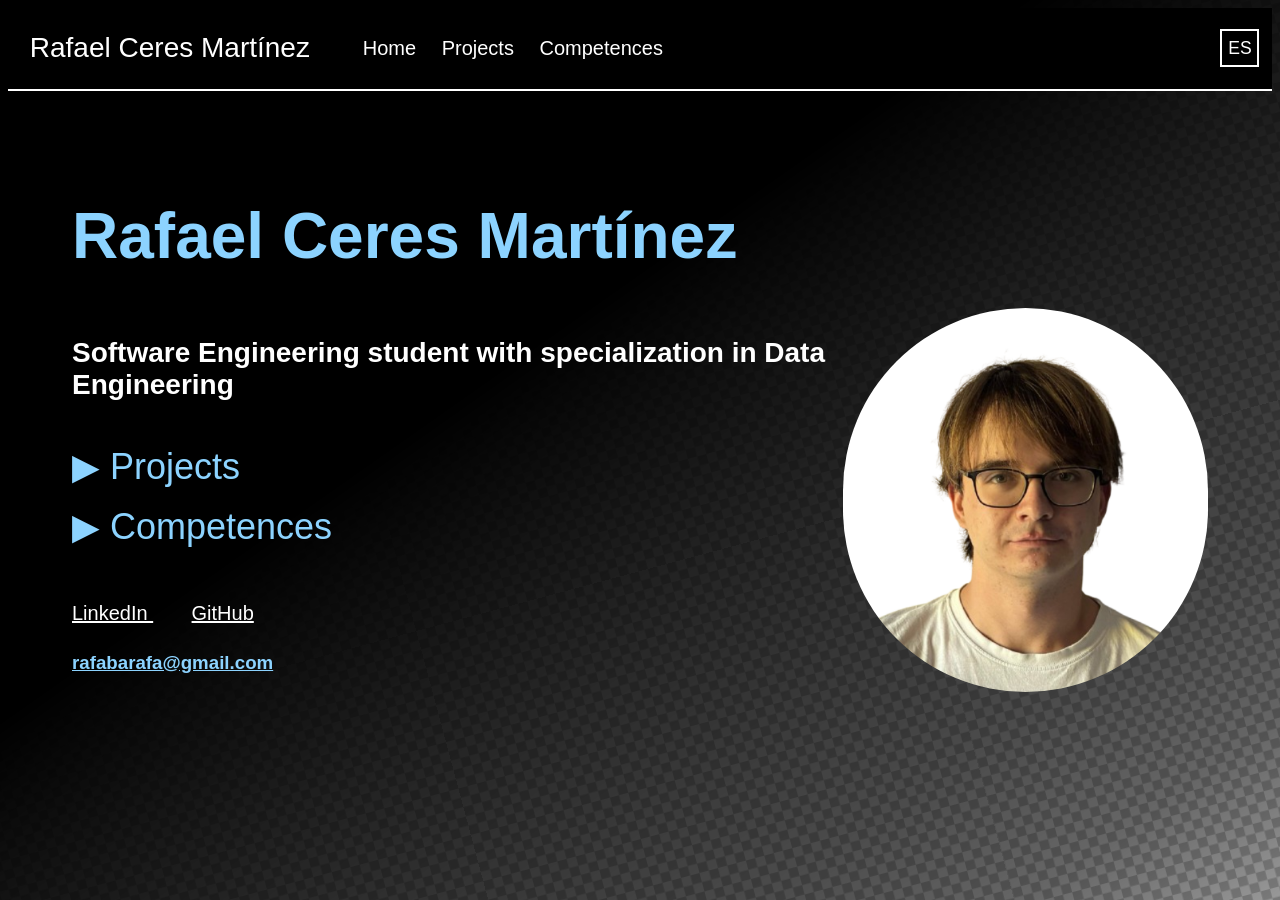
<file: index.html>
<!DOCTYPE html>

<html>
  <head>
  
    <title> Portfolio </title>
    <meta charset = "UTF-8">
    <meta name="viewport" content="width=device-width, initial-scale=1.0">
    <link rel = "stylesheet" type = "text/css" href = "CSS/landing.css">
    <link rel = "stylesheet" type = "text/css" href = "CSS/nav.css">
    <script type = "text/javascript" src = "js/nav.js" defer></script>
    <script type = "text/javascript" src = "js/landing.js" defer></script>
  
  </head>
  
  <body>
    <nav id = "nav"></nav>
    <article id = "main-container">
      <section id = "links">
        <h1 id = "main-name"> Rafael Ceres Martínez </h1>
        <h2 id = "desc"></h2>

        <a id = "projects-link" href = html/projects.html class = "link-interno">  </a>
        <br>
        <br>
        <a id = "competences-link" href = html/competences.html class = "link-interno">  </a>
        <br>
        <br>
        <br>
        <br>

        <a class = "link" href = "https://www.linkedin.com/in/rafael-ceres-martinez" target="_blank"> LinkedIn </a>
        <a class = "link" href = "https://github.com/Garfa9909" target = "_blank"> GitHub </a>
        <h3 id = "mail"> rafabarafa@gmail.com </h3>
        


      </section>
      <img src = "media/img/foto.png" id = "foto">

    </article>
    
  </body>

</html>
</file>
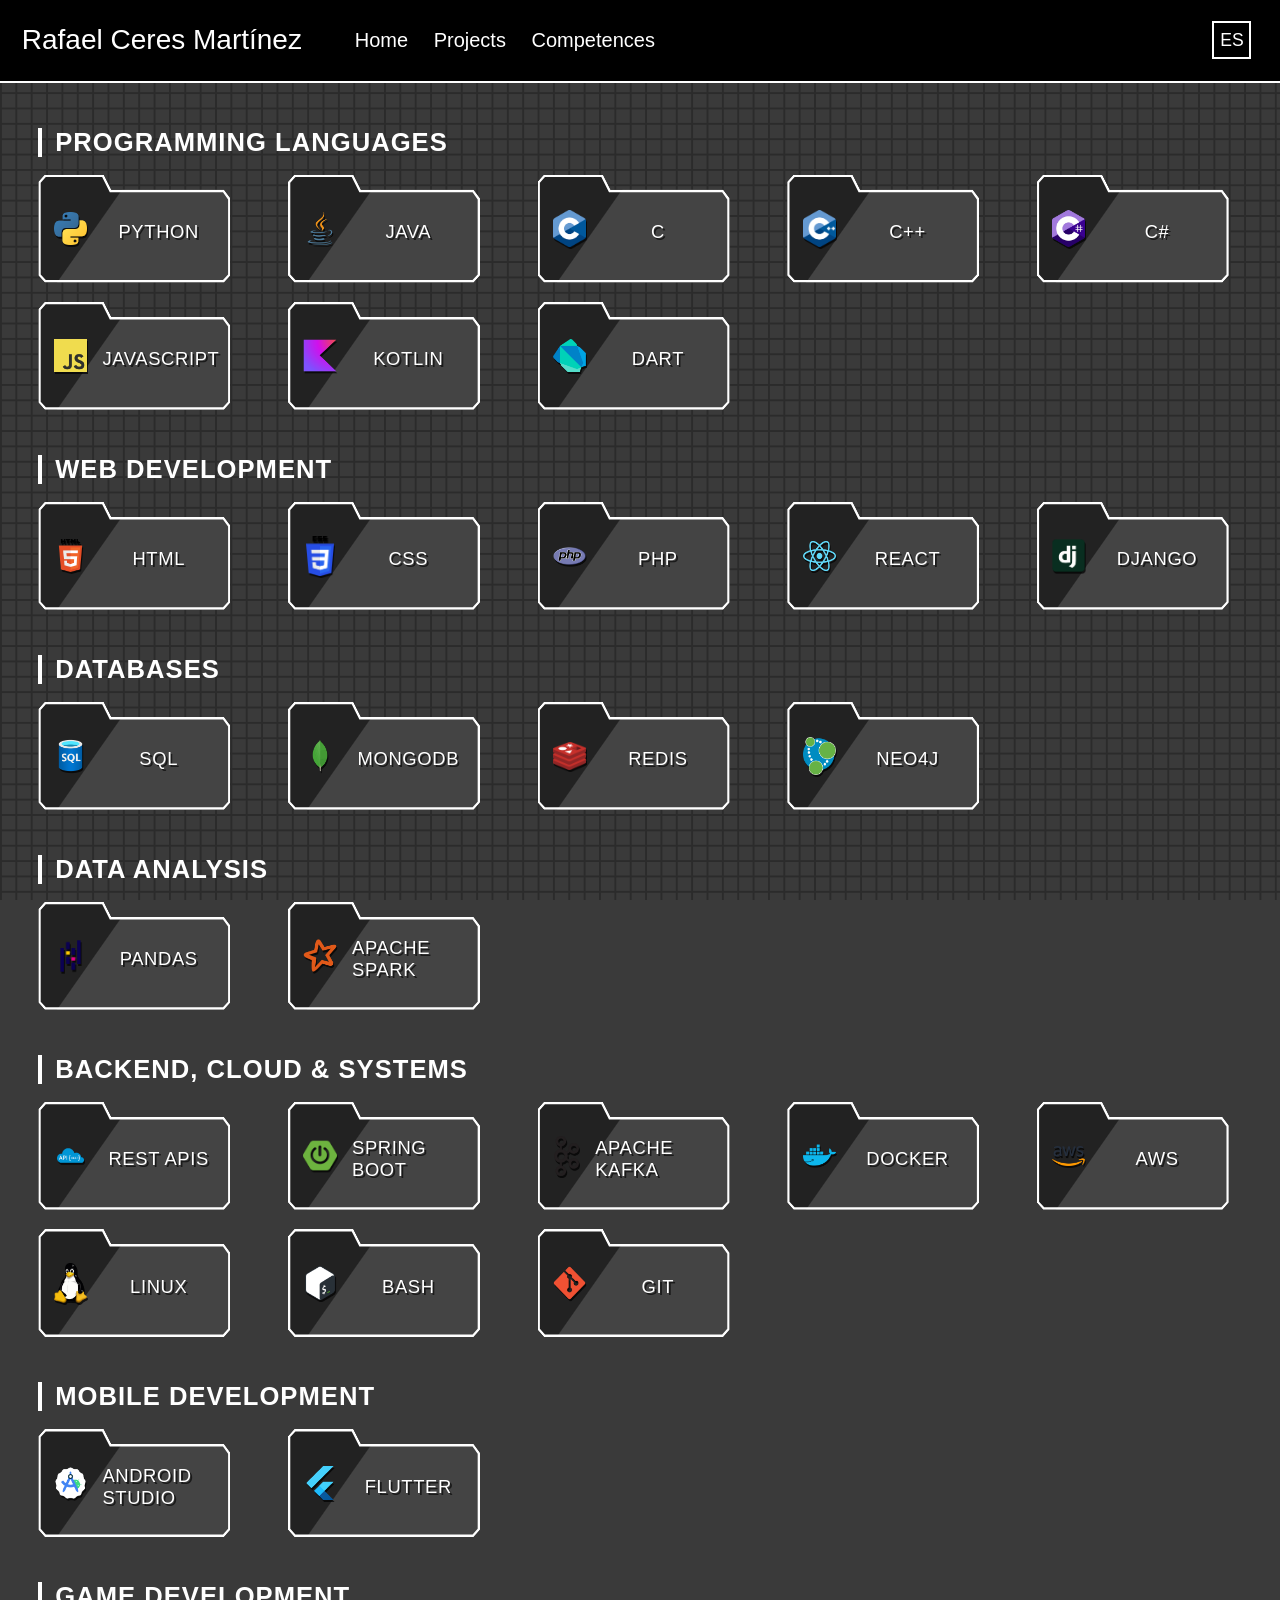
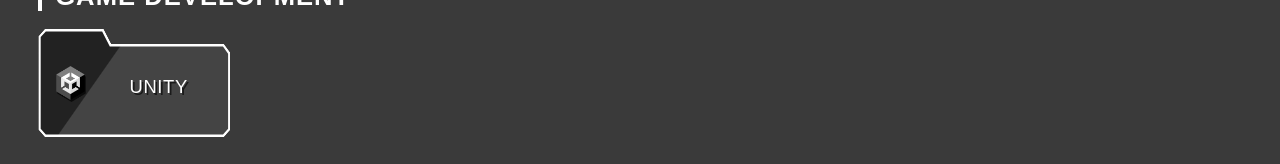
<file: html/competences.html>
<!DOCTYPE html>

<html>
  <head>
  
    <title> Portfolio </title>
    <meta charset = "UTF-8">
    <meta name="viewport" content="width=device-width, initial-scale=1.0">
    <link rel = "stylesheet" type = "text/css" href = "../CSS/nav.css">
    <link rel = "stylesheet" type = "text/css" href = "../CSS/competences.css">
    <script type = "text/javascript" src = "../js/nav.js" defer></script>
    <script type = "text/javascript" src = "../js/competences.js" defer></script>
  
  </head>
  
  <body>
    <nav id = "nav"></nav>
    <div id = "content"></div>
    
  </body>

</html>
</file>
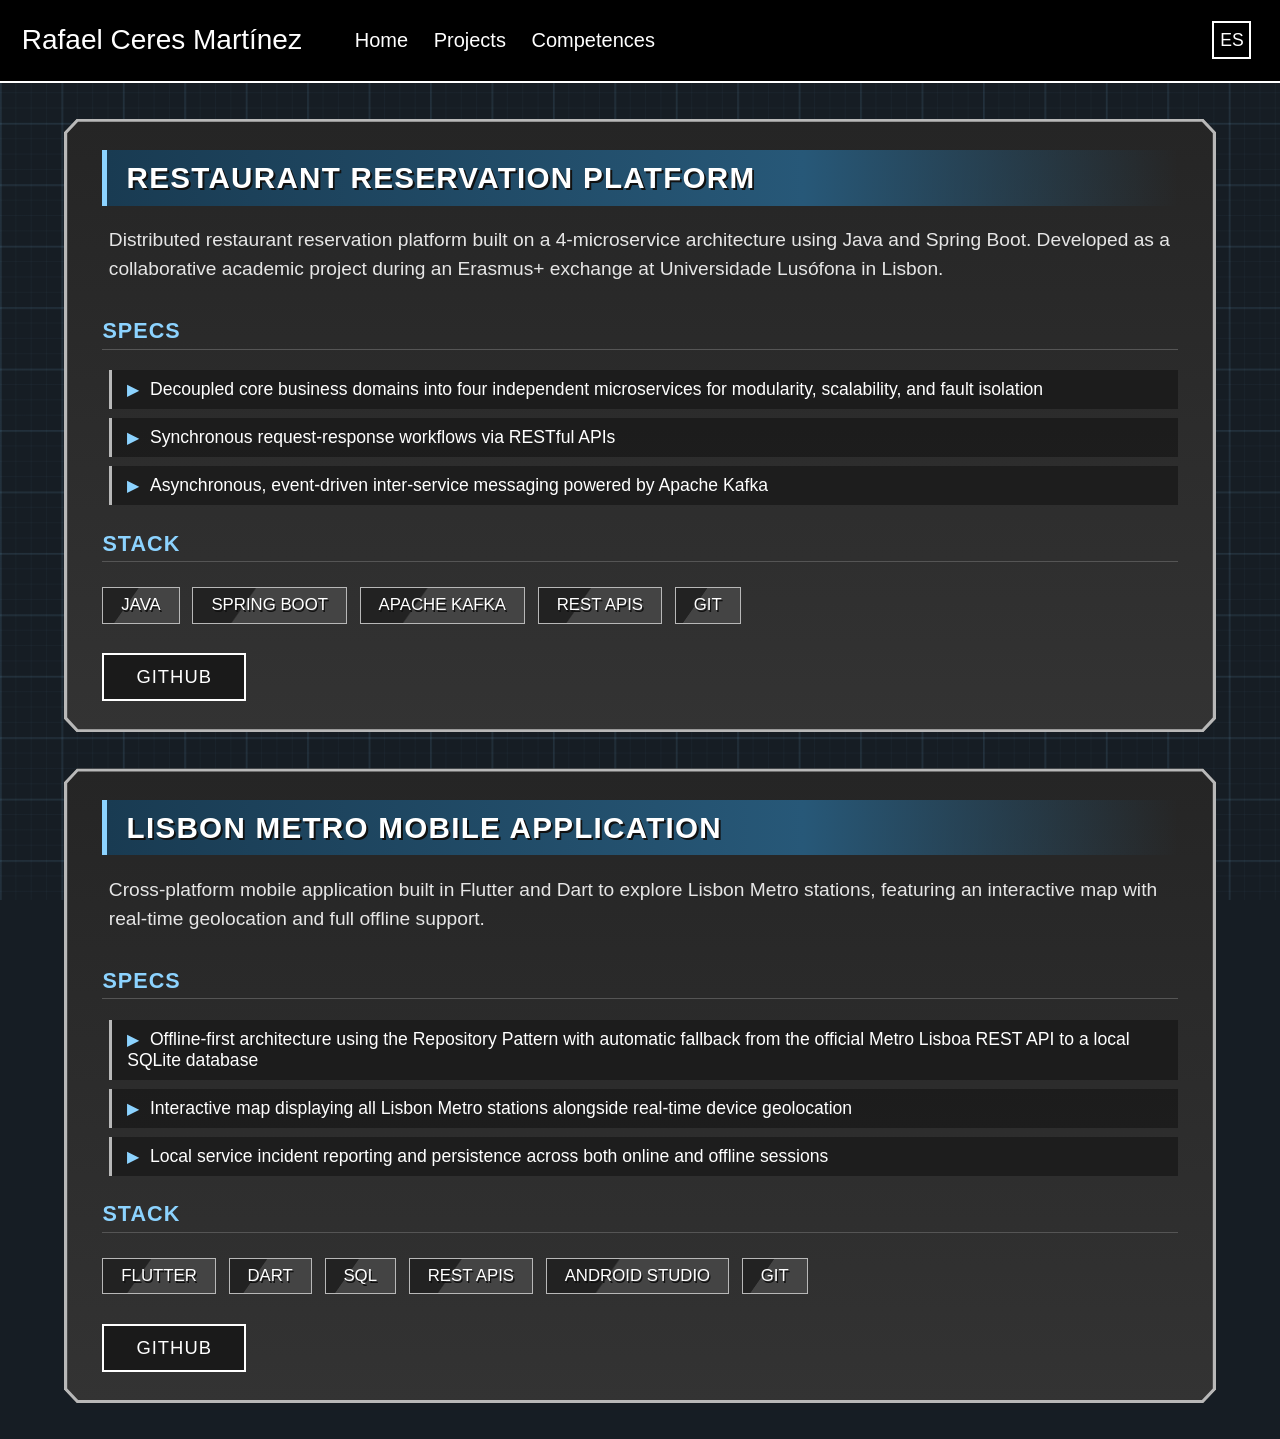
<file: html/projects.html>
<!DOCTYPE html>

<html>
  <head>
  
    <title> Portfolio </title>
    <meta charset = "UTF-8">
    <meta name="viewport" content="width=device-width, initial-scale=1.0">
    <link rel = "stylesheet" type = "text/css" href = "../CSS/nav.css">
    <link rel = "stylesheet" type = "text/css" href = "../CSS/projects.css">
    <script type = "text/javascript" src = "../js/nav.js" defer></script>
    <script type = "text/javascript" src = "../js/projects.js" defer></script>
  
  </head>
  
  <body>
    <nav id = "nav"></nav>
    <div id = "content"></div>
    
  </body>

</html>
</file>
<file: CSS/landing.css>
html
{
  background-color: black;
  overflow-x: hidden;
}

body::before 
{
  content: "";
  position: fixed;
  top: -50lvh;
  left: -50vw;
  width: 200vw;
  height: 200lvh;
  z-index: -2;
  background-color: #ffffff;
  background-image: repeating-conic-gradient(
    #cccccc 0% 25%, 
    #ffffff 0% 50%
  );
  background-size: 1.5vw 1.5vw; 
  transform: rotate(-15deg);
  will-change: transform;
}

body::after 
{
  content: "";
  position: fixed;
  top: 0;
  left: 0;
  width: 100vw;
  height: 100lvh;
  z-index: -1;
  background: linear-gradient(
    to top left,             
    rgba(0, 0, 0, 0.4) 0%,      
    rgba(0, 0, 0, 0.6) 10%, 
    rgba(0, 0, 0, 0.7) 20%,  
    #000000 60%,             
    #000000 100%
  );
}

#main-container
{
  display: flex;
  flex-direction: row;
  justify-content: space-between;
  margin-top:-5vh;
}

#foto
{
  align-self: flex-end;
  justify-self: flex-end;
  margin-right:5vw;
  width:30vw;
  height:30vw;
  border-radius: 15vw;
  margin-top:15vh;
}

#links
{
  margin-left: 5vw;
}

#main-name
{
  color: #8cd3ff;
  font-family:'Franklin Gothic Medium', 'Arial Narrow', Arial, sans-serif;
  margin-top:15vh;
  font-size: 400%;
}

#desc
{
  color: white;
  font-family:'Franklin Gothic Medium', 'Arial Narrow', Arial, sans-serif;
  font-size: 175%;
  margin-bottom: 5vh;
}

.link
{
  color: white;
  font-family:'Franklin Gothic Medium', 'Arial Narrow', Arial, sans-serif;
  font-size: 125%;
  margin-right: 3vw;
}

#mail
{
  font-family:'Franklin Gothic Medium', 'Arial Narrow', Arial, sans-serif;
  text-decoration: underline;
  color:#8cd3ff;
  margin-top:3vh;
}

.link-interno
{
  text-decoration: none;
  font-family:'Franklin Gothic Medium', 'Arial Narrow', Arial, sans-serif;
  color: #8cd3ff;
  font-size: 225%;
}

.link-interno:hover
{
  color: #22aaff;
}

@media (max-width: 768px)
{
  body::before
  {
    background-size: 4vw 4vw;
  }

  #main-container
  {
    flex-direction: column;
    align-items: center;
    margin-top: 0;
    padding: 0 6vw 5vh 6vw;
  }

  #links
  {
    margin-left: 0;
    width: 100%;
    text-align: center;
  }

  #main-name
  {
    margin-top: 4vh;
    font-size: 260%;
  }

  #desc
  {
    font-size: 130%;
    margin-bottom: 3vh;
  }

  .link
  {
    font-size: 110%;
    margin: 0 3vw;
  }

  .link-interno
  {
    font-size: 175%;
  }

  #foto
  {
    align-self: center;
    margin-right: 0;
    margin-top: 5vh;
    width: 55vw;
    height: 55vw;
    border-radius: 50%;
  }
}
</file>
<file: CSS/nav.css>
body
{
  overflow-x: hidden;
}

nav
{
  display: flex;
  flex-direction: row;
  align-items: center;
  background-color: transparent;
  position:sticky;
  top:0;
  margin:0 0 2vh 0;
  padding: 1vw 1vh;
  z-index: 10;
  border-bottom: 2px solid white;
  background-color: black;
  width:100vw;
}

#nav-name
{
  
  color: white;
  font-family:'Franklin Gothic Medium', 'Arial Narrow', Arial, sans-serif;
  text-decoration: none;
  font-size: 175%;
  margin-left:1vw;
}

#nav-list
{
  display: flex;
  flex-direction: row;
  list-style: none;
}

.nav-link
{
  padding: 1vw 1vw;
  font-family:'Franklin Gothic Medium', 'Arial Narrow', Arial, sans-serif;
  text-decoration: none;
  font-size: 125%;
  color:white
}

.nav-link:hover
{
  background-color: rgb(41, 41, 41);
}

#nav-lang
{
  height: 3vw;
  width: 3vw;
  border: 2px solid white;
  background-color: black;
  color: white;
  font-size: 110%;
  font-family:'Franklin Gothic Medium', 'Arial Narrow', Arial, sans-serif;
  margin-left: auto;
  margin-right: 3vw;
}

#nav-lang:hover
{
  background-color: rgb(41, 41, 41);
  cursor: pointer;
}

@media (max-width: 768px)
{
  nav
  {
    flex-wrap: wrap;
    padding: 1.5vh 3vw;
    background-color: black;
    backdrop-filter: blur(4px);
  }

  #nav-name
  {
    font-size: 140%;
    margin-left: 0;
  }

  #nav-lang
  {
    order: 2;
    height: 4.5vh;
    width: 9vw;
    font-size: 95%;
    margin-right: 10vw;
  }

  #nav-list
  {
    order: 3;
    width: 100%;
    justify-content: space-around;
    padding: 0;
    margin: 1.5vh 0 0 0;
    border-top: 1px solid rgba(255, 255, 255, 0.25);
    padding-top: 1vh;
  }

  .nav-link
  {
    padding: 1vh 2vw;
    font-size: 105%;
  }

}
</file>
<file: CSS/competences.css>
body 
{
  margin: 0;
  min-height: 100vh;
  background-color: #3a3a3a; 
  
  background-image: 
    linear-gradient(to right, #2b2b2b 0.12vw, transparent 0.12vw),
    linear-gradient(to bottom, #2b2b2b 0.12vw, transparent 0.12vw);
    
  background-size: 1.2vw 1.2vw;
  background-attachment: fixed;
}


#content
{
  margin-left: 3vw;
  margin-right: 1vw;
}


.competence-title {
  color: #ffffff;
  font-family: 'Franklin Gothic Medium', 'Arial Narrow', Arial, sans-serif;
  font-size: 160%;
  border-left: 0.35vw solid #ffffff;
  padding-left: 1vw;
  text-transform: uppercase;
  letter-spacing: 0.08vw;
  margin-bottom: 2vh;
  margin-top:5vh;
}


.tech-container 
{
  display: grid;
  grid-template-columns: repeat(auto-fill, minmax(17vw, 1fr));
  gap: 1.5vw;
  margin-bottom: 3vh;
}


.technology 
{
  position: relative;
  height: 12vh;
  display: flex;
  align-items: center;
  padding: 0 1.2vw;
  width: 15vw;
  box-sizing: border-box;
  
  background: linear-gradient(125deg, #222222 0%, #222222 35%, #444444 35.5%, #444444 100%);
  
  clip-path: polygon(
    0% 0.8vh, 0.5vw 0%, 34% 0%, 38% 14%, 
    calc(100% - 0.5vw) 14%, 100% 22%, 
    100% calc(100% - 0.8vh), calc(100% - 0.5vw) 100%, 
    0.5vw 100%, 0% calc(100% - 0.8vh)
  );
  
  transition: transform 0.15s ease, background 0.15s ease;
  cursor: default;
}


.technology::before 
{
  content: "";
  position: absolute;
  inset: 0;
  z-index: 1;
  pointer-events: none;
  background-color: #ffffff; 
  transition: background-color 0.15s ease;
  
  clip-path: polygon(

    0% 0.8vh, 0.5vw 0%, 34% 0%, 38% 14%, 
    calc(100% - 0.5vw) 14%, 100% 22%, 
    100% calc(100% - 0.8vh), calc(100% - 0.5vw) 100%, 
    0.5vw 100%, 0% calc(100% - 0.8vh),
    0% 0.8vh,
    
    0.18vw calc(0.8vh + 0.1vh),
    0.18vw calc(100% - 0.8vh - 0.1vh),
    calc(0.5vw + 0.08vw) calc(100% - 0.28vh),
    calc(100% - 0.5vw - 0.08vw) calc(100% - 0.28vh),
    calc(100% - 0.18vw) calc(100% - 0.8vh - 0.1vh),
    calc(100% - 0.18vw) calc(22% + 0.12vh),
    calc(100% - 0.5vw - 0.08vw) calc(14% + 0.28vh),
    calc(38% - 0.12vw) calc(14% + 0.28vh),
    calc(34% - 0.12vw) 0.28vh,
    calc(0.5vw + 0.08vw) 0.28vh,
    0.18vw calc(0.8vh + 0.1vh)
  );
}

.technology:hover 
{
  transform: translateY(-0.4vh);
  background: linear-gradient(125deg, #275878 0%, #275878 35%, #193b52 35.5%, #193b52 100%);
}

.technology:hover::before 
{
  background-color: #8cd3ff; 
}


.technology-img 
{
  width: 2.6vw;
  height: 4.5vh;
  object-fit: contain;
  margin-right: 1.2vw;
  filter: drop-shadow(0.15vw 0.25vh 0 rgba(0, 0, 0, 0.7));
}

.technology-txt
{
  color: #ffffff;
  font-family: 'Franklin Gothic Medium', 'Arial Narrow', Arial, sans-serif;
  font-size: 115%;
  font-weight: normal;
  text-transform: uppercase;
  letter-spacing: 0.05vw;
  text-shadow: 0.15vw 0.25vh 0 #1a1a1a;
  margin: 0 auto;
  padding-top: 0.8vh;
}

@media (max-width: 768px)
{
  body
  {
    background-size: 3.5vw 3.5vw;
  }

  #content
  {
    margin-left: 4vw;
    margin-right: 4vw;
  }

  .competence-title
  {
    font-size: 130%;
    border-left: 1vw solid #ffffff;
    padding-left: 2.5vw;
    margin-top: 4vh;
    margin-bottom: 2vh;
  }

  .tech-container
  {
    grid-template-columns: repeat(2, 1fr);
    gap: 3vw;
  }

  .technology
  {
    width: 100%;
    height: 9.5vh;
    padding: 0 3vw;
  }

  .technology::before
  {
    clip-path: polygon(
      0% 0.8vh, 1.5vw 0%, 34% 0%, 38% 14%, 
      calc(100% - 1.5vw) 14%, 100% 22%, 
      100% calc(100% - 0.8vh), calc(100% - 1.5vw) 100%, 
      1.5vw 100%, 0% calc(100% - 0.8vh),
      0% 0.8vh,
      
      0.5vw calc(0.8vh + 0.1vh),
      0.5vw calc(100% - 0.8vh - 0.1vh),
      calc(1.5vw + 0.2vw) calc(100% - 0.28vh),
      calc(100% - 1.5vw - 0.2vw) calc(100% - 0.28vh),
      calc(100% - 0.5vw) calc(100% - 0.8vh - 0.1vh),
      calc(100% - 0.5vw) calc(22% + 0.12vh),
      calc(100% - 1.5vw - 0.2vw) calc(14% + 0.28vh),
      calc(38% - 0.3vw) calc(14% + 0.28vh),
      calc(34% - 0.3vw) 0.28vh,
      calc(1.5vw + 0.2vw) 0.28vh,
      0.5vw calc(0.8vh + 0.1vh)
    );
  }

  .technology
  {
    clip-path: polygon(
      0% 0.8vh, 1.5vw 0%, 34% 0%, 38% 14%, 
      calc(100% - 1.5vw) 14%, 100% 22%, 
      100% calc(100% - 0.8vh), calc(100% - 1.5vw) 100%, 
      1.5vw 100%, 0% calc(100% - 0.8vh)
    );
  }

  .technology-img
  {
    width: 8vw;
    height: 4.5vh;
    margin-right: 2.5vw;
  }

  .technology-txt
  {
    font-size: 95%;
  }
}
</file>
<file: CSS/projects.css>
body 
{
  margin: 0;
  min-height: 100vh;
  background-color: #161d24; 
  
 
  background-image: 
    linear-gradient(to right, rgba(140, 211, 255, 0.08) 0.12vw, transparent 0.12vw),
    linear-gradient(to bottom, rgba(140, 211, 255, 0.08) 0.12vw, transparent 0.12vw),
    linear-gradient(to right, rgba(140, 211, 255, 0.03) 0.08vw, transparent 0.08vw),
    linear-gradient(to bottom, rgba(140, 211, 255, 0.03) 0.08vw, transparent 0.08vw);
    
  background-size: 4.8vw 4.8vw, 4.8vw 4.8vw, 1.2vw 1.2vw, 1.2vw 1.2vw;
  background-attachment: fixed;
}


.project-container 
{
  position: relative;
  width: 90vw;
  margin: 4vh auto;
  padding: 3.5vh 3vw;
  box-sizing: border-box;
  
  background: linear-gradient(180deg, #252525 0%, #333333 100%);
  
  clip-path: polygon(
    0% 1.5vh, 1vw 0%, 
    calc(100% - 1vw) 0%, 100% 1.5vh, 
    100% calc(100% - 1.5vh), calc(100% - 1vw) 100%, 
    1vw 100%, 0% calc(100% - 1.5vh)
  );
  
  display: flex;
  flex-direction: column;
  gap: 1.8vh;
}

.project-container::before 
{
  content: "";
  position: absolute;
  inset: 0;
  z-index: -1;
  background-color: #b8b8b8; 
  
  clip-path: polygon(
    0% 1.5vh, 1vw 0%, calc(100% - 1vw) 0%, 100% 1.5vh,
    100% calc(100% - 1.5vh), calc(100% - 1vw) 100%, 1vw 100%, 0% calc(100% - 1.5vh),
    0% 1.5vh,

    0.25vw calc(1.5vh + 0.1vw),
    0.25vw calc(100% - 1.5vh - 0.1vw),
    calc(1vw + 0.1vw) calc(100% - 0.25vw),
    calc(100% - 1vw - 0.1vw) calc(100% - 0.25vw),
    calc(100% - 0.25vw) calc(100% - 1.5vh - 0.1vw),
    calc(100% - 0.25vw) calc(1.5vh + 0.1vw),
    calc(100% - 1vw - 0.1vw) 0.25vw,
    calc(1vw + 0.1vw) 0.25vw,
    0.25vw calc(1.5vh + 0.1vw)
  );
}

.project-title 
{
  color: #ffffff;
  font-family: 'Franklin Gothic Medium', 'Arial Narrow', Arial, sans-serif;
  font-size: 185%;
  text-transform: uppercase;
  letter-spacing: 0.1vw;
  margin: 0;
  padding: 1.2vh 1.5vw;
  background: linear-gradient(90deg, #193b52 0%, #275878 65%, transparent 100%);
  border-left: 0.4vw solid #8cd3ff;
  text-shadow: 0.15vw 0.25vh 0 #111111;
}

.project-description 
{
  color: #e6e6e6;
  font-family: 'Franklin Gothic Medium', 'Arial Narrow', Arial, sans-serif;
  font-size: 120%;
  line-height: 1.5;
  margin: 0.5vh 0 1vh 0;
  padding: 0 0.5vw;
}

.subtitle 
{
  color: #8cd3ff;
  font-family: 'Franklin Gothic Medium', 'Arial Narrow', Arial, sans-serif;
  font-size: 135%;
  text-transform: uppercase;
  letter-spacing: 0.08vw;
  margin: 1vh 0 0.5vh 0;
  border-bottom: 0.15vh solid #555555;
  padding-bottom: 0.5vh;
}


.project-specs 
{
  display: flex;
  flex-direction: column;
  gap: 1vh;
  padding-left: 0.5vw;
}

.spec 
{
  color: #ffffff;
  font-family: 'Franklin Gothic Medium', 'Arial Narrow', Arial, sans-serif;
  font-size: 110%;
  font-weight: normal;
  margin: 0;
  padding: 1vh 1.2vw;
  background-color: rgba(20, 20, 20, 0.65);
  border-left: 0.3vw solid #b8b8b8;
}


.spec::before 
{
  content: "▶ ";
  color: #8cd3ff;
  margin-right: 0.5vw;
  font-size: 90%;
}


.project-stack 
{
  display: flex;
  flex-wrap: wrap;
  gap: 1vw;
  margin-top: 0.5vh;
}

.stack_tech 
{
  color: #ffffff;
  font-family: 'Franklin Gothic Medium', 'Arial Narrow', Arial, sans-serif;
  font-size: 105%;
  font-weight: normal;
  text-transform: uppercase;
  margin: 0;
  padding: 0.8vh 1.4vw;
  background: linear-gradient(125deg, #222222 0%, #222222 35%, #444444 36%, #444444 100%);
  border: 0.12vw solid #b8b8b8;
  text-shadow: 0.1vw 0.2vh 0 #111111;
}


.project-container a 
{
  align-self: flex-start;
  margin-top: 1.5vh;
  padding: 1.2vh 2.5vw;
  color: #ffffff;
  background-color: #1a1a1a;
  border: 0.18vw solid #ffffff;
  font-family: 'Franklin Gothic Medium', 'Arial Narrow', Arial, sans-serif;
  font-size: 115%;
  text-transform: uppercase;
  text-decoration: none;
  letter-spacing: 0.08vw;
  transition: background-color 0.15s ease, color 0.15s ease, transform 0.15s ease;
}

.project-container a:hover 
{
  background-color: #275878;
  border-color: #8cd3ff;
  transform: translateY(-0.3vh);
}

@media (max-width: 768px)
{
  body
  {
    background-size: 12vw 12vw, 12vw 12vw, 3vw 3vw, 3vw 3vw;
  }

  .project-container
  {
    width: 94vw;
    margin: 3vh auto;
    padding: 3vh 4.5vw;
    clip-path: polygon(
      0% 1.5vh, 3vw 0%, 
      calc(100% - 3vw) 0%, 100% 1.5vh, 
      100% calc(100% - 1.5vh), calc(100% - 3vw) 100%, 
      3vw 100%, 0% calc(100% - 1.5vh)
    );
  }

  .project-container::before
  {
    clip-path: polygon(
      0% 1.5vh, 3vw 0%, calc(100% - 3vw) 0%, 100% 1.5vh,
      100% calc(100% - 1.5vh), calc(100% - 3vw) 100%, 3vw 100%, 0% calc(100% - 1.5vh),
      0% 1.5vh,

      0.6vw calc(1.5vh + 0.25vw),
      0.6vw calc(100% - 1.5vh - 0.25vw),
      calc(3vw + 0.25vw) calc(100% - 0.6vw),
      calc(100% - 3vw - 0.25vw) calc(100% - 0.6vw),
      calc(100% - 0.6vw) calc(100% - 1.5vh - 0.25vw),
      calc(100% - 0.6vw) calc(1.5vh + 0.25vw),
      calc(100% - 3vw - 0.25vw) 0.6vw,
      calc(3vw + 0.25vw) 0.6vw,
      0.6vw calc(1.5vh + 0.25vw)
    );
  }

  .project-title
  {
    font-size: 140%;
    padding: 1.2vh 3vw;
    border-left: 1.2vw solid #8cd3ff;
  }

  .project-description
  {
    font-size: 105%;
    padding: 0 1vw;
  }

  .subtitle
  {
    font-size: 115%;
  }

  .project-specs
  {
    padding-left: 0;
  }

  .spec
  {
    font-size: 98%;
    padding: 1.2vh 3vw;
    border-left: 1vw solid #b8b8b8;
  }

  .spec::before
  {
    margin-right: 1.5vw;
  }

  .project-stack
  {
    gap: 2.2vw;
  }

  .stack_tech
  {
    font-size: 90%;
    padding: 0.9vh 3vw;
    border: 0.35vw solid #b8b8b8;
  }

  .project-container a
  {
    align-self: stretch;
    text-align: center;
    padding: 1.5vh 0;
    font-size: 105%;
    border: 0.45vw solid #ffffff;
  }
}
</file>
